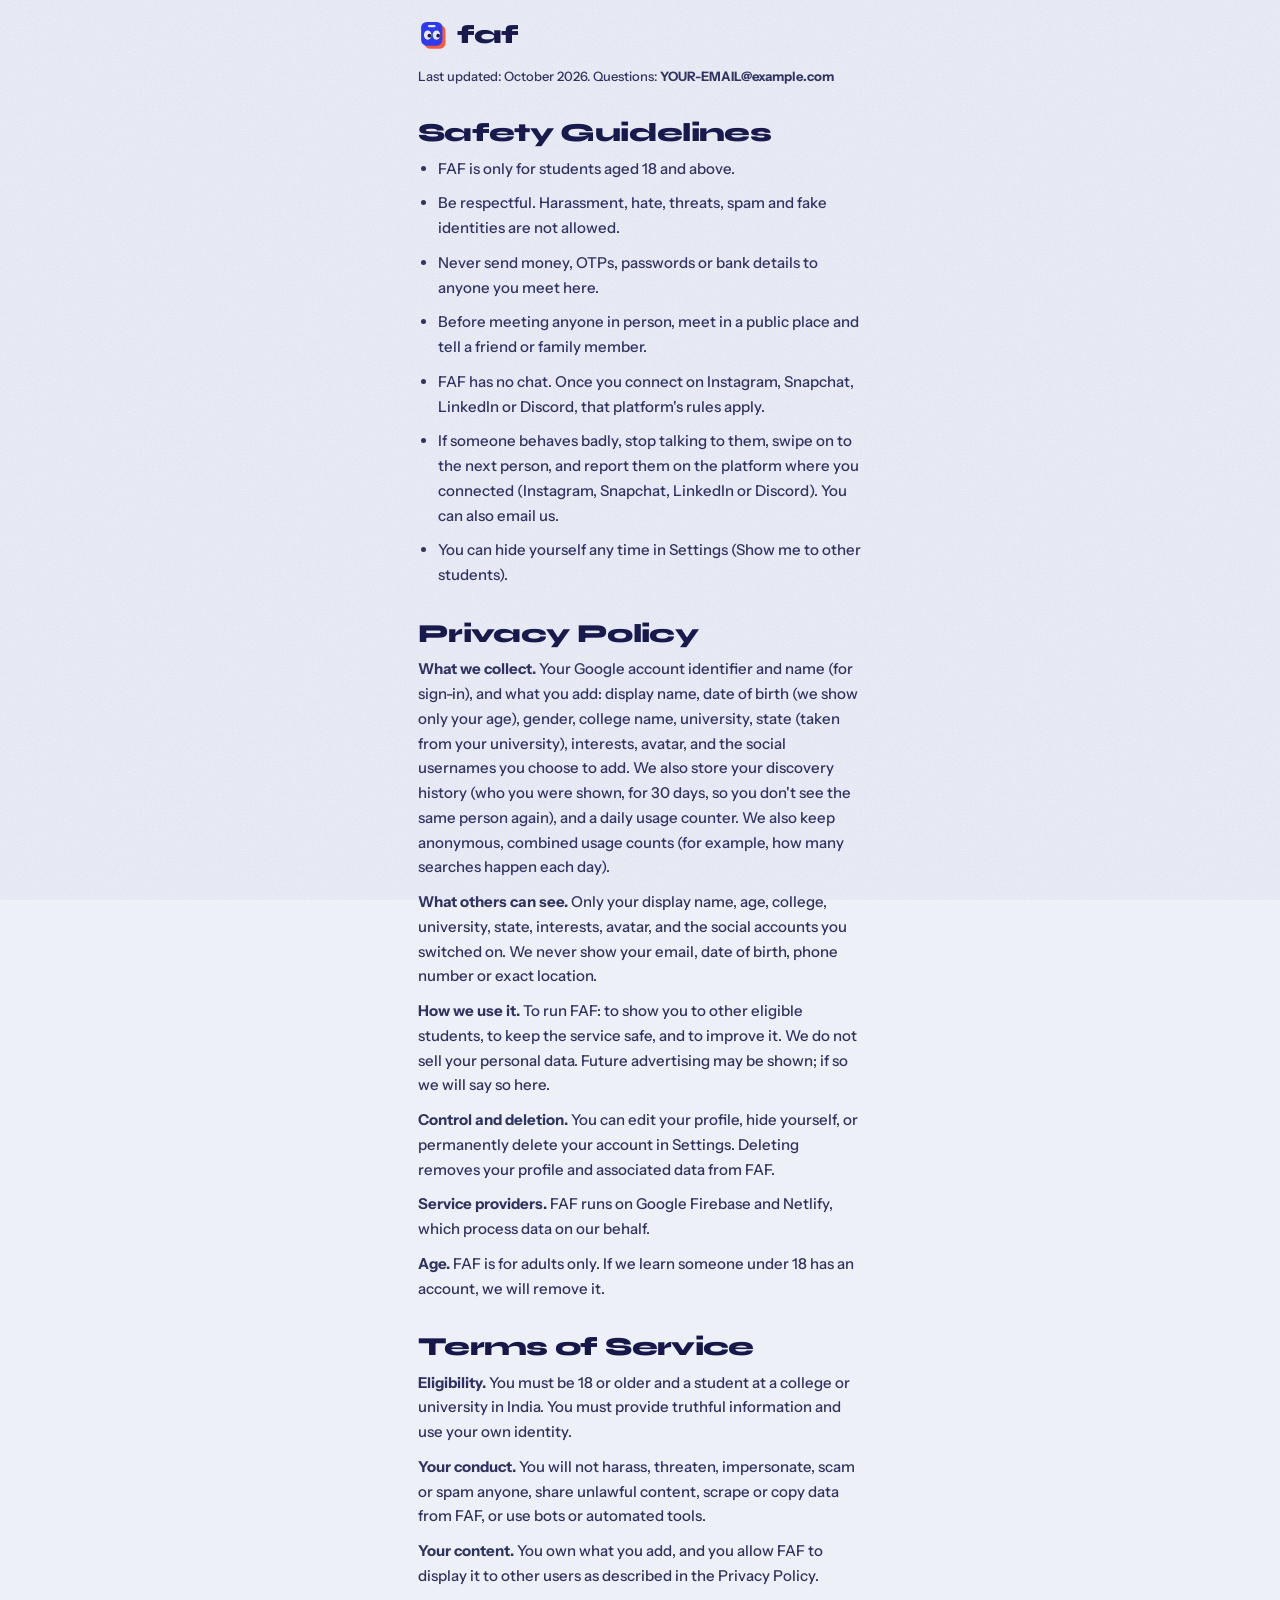
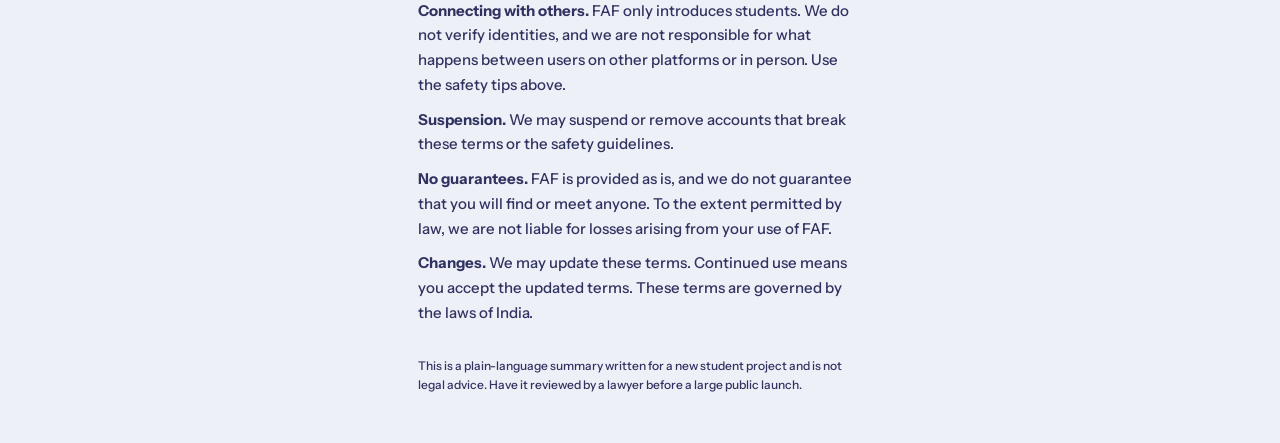
<file: legal.html>
<!doctype html>
<html lang="en">
<head>
  <meta charset="utf-8">
  <meta name="viewport" content="width=device-width, initial-scale=1">
  <title>Terms, Privacy &amp; Safety — FAF</title>
  <meta name="theme-color" content="#EEF0F8">
  <link rel="manifest" href="manifest.json">
  <link rel="apple-touch-icon" href="icon-180.png">
  <meta name="apple-mobile-web-app-capable" content="yes">
  <meta name="mobile-web-app-capable" content="yes">
  <meta name="apple-mobile-web-app-title" content="FAF">
  <script>window.addEventListener("beforeinstallprompt",function(e){e.preventDefault();window.__bip=e;});</script>
  <link rel="stylesheet" href="style.css">
</head>
<body>
<main class="legal">
  <a href="index.html" class="logo">faf</a>
  <p class="muted" style="font-size:13px">Last updated: October 2026. Questions: <b>YOUR-EMAIL@example.com</b></p>

  <h2 id="safety">Safety Guidelines</h2>
  <ul>
    <li>FAF is only for students aged 18 and above.</li>
    <li>Be respectful. Harassment, hate, threats, spam and fake identities are not allowed.</li>
    <li>Never send money, OTPs, passwords or bank details to anyone you meet here.</li>
    <li>Before meeting anyone in person, meet in a public place and tell a friend or family member.</li>
    <li>FAF has no chat. Once you connect on Instagram, Snapchat, LinkedIn or Discord, that platform's rules apply.</li>
    <li>If someone behaves badly, stop talking to them, swipe on to the next person, and report them on the platform where you connected (Instagram, Snapchat, LinkedIn or Discord). You can also email us.</li>
    <li>You can hide yourself any time in Settings (Show me to other students).</li>
  </ul>

  <h2 id="privacy">Privacy Policy</h2>
  <p><b>What we collect.</b> Your Google account identifier and name (for sign-in), and what you add: display name, date of birth (we show only your age), gender, college name, university, state (taken from your university), interests, avatar, and the social usernames you choose to add. We also store your discovery history (who you were shown, for 30 days, so you don't see the same person again), and a daily usage counter. We also keep anonymous, combined usage counts (for example, how many searches happen each day).</p>
  <p><b>What others can see.</b> Only your display name, age, college, university, state, interests, avatar, and the social accounts you switched on. We never show your email, date of birth, phone number or exact location.</p>
  <p><b>How we use it.</b> To run FAF: to show you to other eligible students, to keep the service safe, and to improve it. We do not sell your personal data. Future advertising may be shown; if so we will say so here.</p>
  <p><b>Control and deletion.</b> You can edit your profile, hide yourself, or permanently delete your account in Settings. Deleting removes your profile and associated data from FAF.</p>
  <p><b>Service providers.</b> FAF runs on Google Firebase and Netlify, which process data on our behalf.</p>
  <p><b>Age.</b> FAF is for adults only. If we learn someone under 18 has an account, we will remove it.</p>

  <h2 id="terms">Terms of Service</h2>
  <p><b>Eligibility.</b> You must be 18 or older and a student at a college or university in India. You must provide truthful information and use your own identity.</p>
  <p><b>Your conduct.</b> You will not harass, threaten, impersonate, scam or spam anyone, share unlawful content, scrape or copy data from FAF, or use bots or automated tools.</p>
  <p><b>Your content.</b> You own what you add, and you allow FAF to display it to other users as described in the Privacy Policy.</p>
  <p><b>Connecting with others.</b> FAF only introduces students. We do not verify identities, and we are not responsible for what happens between users on other platforms or in person. Use the safety tips above.</p>
  <p><b>Suspension.</b> We may suspend or remove accounts that break these terms or the safety guidelines.</p>
  <p><b>No guarantees.</b> FAF is provided as is, and we do not guarantee that you will find or meet anyone. To the extent permitted by law, we are not liable for losses arising from your use of FAF.</p>
  <p><b>Changes.</b> We may update these terms. Continued use means you accept the updated terms. These terms are governed by the laws of India.</p>
  <p class="muted" style="font-size:12px;margin-top:30px">This is a plain-language summary written for a new student project and is not legal advice. Have it reviewed by a lawyer before a large public launch.</p>
</main>
</body>
</html>
</file>
<file: style.css>
@import url('https://fonts.googleapis.com/css2?family=Instrument+Sans:wght@400;500;600;700&family=Syne:wght@600;700;800&display=swap');
:root {
  --paper:#EEF0F8; --paper2:#E1E4F2; --white:#FAFBFF;
  --ink:#16184A; --ink2:rgba(22,24,74,.7); --ink3:rgba(22,24,74,.5);
  --blue:#2B3AF2; --blue-d:#1D29B8; --blue-t:#D5DAFF;
  --coral:#FF5A3C; --coral-t:#FFD9CC;
  --mint:#2FD9A0; --mint-t:#C8F3E3;
  --sun:#FFD84A; --sun-t:#FFF1B0; --pink-t:#FFD3E8;
  --display:'Syne','Trebuchet MS','Verdana',system-ui,sans-serif;
  --body:'Instrument Sans',system-ui,-apple-system,'Segoe UI',Roboto,sans-serif;
  --mark:url("data:image/svg+xml,%3Csvg xmlns=%22http://www.w3.org/2000/svg%22 viewBox=%220 0 48 48%22%3E%3Crect x=%2210%22 y=%228%22 width=%2234%22 height=%2238%22 rx=%229%22 fill=%22%23FF5A3C%22/%3E%3Crect x=%225%22 y=%223%22 width=%2234%22 height=%2238%22 rx=%229%22 fill=%22%232B3AF2%22/%3E%3Crect x=%2216%22 y=%228%22 width=%2212%22 height=%223.6%22 rx=%221.8%22 fill=%22%23EEF0F8%22/%3E%3Cellipse cx=%2215.5%22 cy=%2224%22 rx=%226%22 ry=%227.4%22 fill=%22%23EEF0F8%22/%3E%3Cellipse cx=%2229.5%22 cy=%2224%22 rx=%226%22 ry=%227.4%22 fill=%22%23EEF0F8%22/%3E%3Ccircle cx=%2218.2%22 cy=%2225%22 r=%223%22 fill=%22%2316184A%22/%3E%3Ccircle cx=%2232.2%22 cy=%2225%22 r=%223%22 fill=%22%2316184A%22/%3E%3C/svg%3E"); --tick:url("data:image/svg+xml,%3Csvg xmlns=%22http://www.w3.org/2000/svg%22 viewBox=%220 0 20 20%22%3E%3Cpath d=%22M4.5 10.5l3.4 3.4L15.5 6.5%22 fill=%22none%22 stroke=%22%2316184A%22 stroke-width=%222.4%22 stroke-linecap=%22round%22 stroke-linejoin=%22round%22/%3E%3C/svg%3E"); --gmark:url("data:image/svg+xml,%3Csvg xmlns=%22http://www.w3.org/2000/svg%22 viewBox=%220 0 48 48%22%3E%3Cpath fill=%22%23EA4335%22 d=%22M24 9.5c3.54 0 6.71 1.22 9.21 3.6l6.85-6.85C35.9 2.38 30.47 0 24 0 14.62 0 6.51 5.38 2.56 13.22l7.98 6.19C12.43 13.72 17.74 9.5 24 9.5z%22/%3E%3Cpath fill=%22%234285F4%22 d=%22M46.98 24.55c0-1.57-.15-3.09-.38-4.55H24v9.02h12.94c-.58 2.96-2.26 5.48-4.78 7.18l7.73 6c4.51-4.18 7.09-10.36 7.09-17.65z%22/%3E%3Cpath fill=%22%23FBBC05%22 d=%22M10.53 28.59c-.48-1.45-.76-2.99-.76-4.59s.27-3.14.76-4.59l-7.98-6.19C.92 16.46 0 20.12 0 24c0 3.88.92 7.54 2.56 10.78l7.97-6.19z%22/%3E%3Cpath fill=%22%2334A853%22 d=%22M24 48c6.48 0 11.93-2.13 15.89-5.81l-7.73-6c-2.15 1.45-4.92 2.3-8.16 2.3-6.26 0-11.57-4.22-13.47-9.91l-7.98 6.19C6.51 42.62 14.62 48 24 48z%22/%3E%3C/svg%3E");
}
* { box-sizing:border-box; margin:0; }
html { -webkit-text-size-adjust:100%; }
body { background:var(--paper); color:var(--ink); font:500 16px/1.5 var(--body); }
body::after { content:""; position:fixed; inset:0; pointer-events:none; z-index:300; opacity:.16; background-image:url("data:image/svg+xml,%3Csvg xmlns=%22http://www.w3.org/2000/svg%22 width=%22180%22 height=%22180%22%3E%3Cfilter id=%22n%22%3E%3CfeTurbulence type=%22fractalNoise%22 baseFrequency=%22.9%22 numOctaves=%222%22 stitchTiles=%22stitch%22/%3E%3CfeColorMatrix values=%220 0 0 0 .08  0 0 0 0 .09  0 0 0 0 .29  0 0 0 .55 0%22/%3E%3C/filter%3E%3Crect width=%22180%22 height=%22180%22 filter=%22url%28%23n%29%22/%3E%3C/svg%3E"); }
main { max-width:480px; min-height:100vh; margin:0 auto; padding:20px 18px 48px; }
a { color:var(--blue); }
:focus-visible { outline:3px solid var(--blue); outline-offset:3px; border-radius:6px; }
h1, h2, h3, .headline { font-family:var(--display); font-weight:800; letter-spacing:-.025em; line-height:1.05; }
.muted { color:var(--ink2); }
.sub { color:var(--ink2); margin-top:8px; max-width:34ch; }
.hint { font-size:13px; color:var(--ink3); margin-top:6px; }
.error { color:#B3261E; font-size:14px; font-weight:600; margin-top:10px; }
.center { text-align:center; }
.pagehead { margin:22px 0 0; font-size:32px; }
.headline { font-size:26px; margin-top:6px; }

/* logo: the mascot card + a lowercase wordmark */
.logo { display:inline-flex; align-items:center; gap:9px; font:800 26px/1 var(--display); letter-spacing:-.03em; text-transform:lowercase; color:var(--ink); text-decoration:none; }
.logo::before { content:""; width:30px; height:30px; background:var(--mark) center/contain no-repeat; }
.mark { display:block; width:100%; height:100%; overflow:visible; }
.mark .pupil { transform:translate(calc(var(--lx,.6) * 2.2px), calc(var(--ly,.15) * 2.2px)); transition:transform .18s ease-out; }
.mark.look .pupil { animation:look 2.4s ease-in-out infinite; }
@keyframes look { 0%,12% { transform:translate(-2.2px,0); } 38%,56% { transform:translate(2.2px,.4px); } 80%,100% { transform:translate(-2.2px,0); } }

/* buttons: flat ink with a second ink printed slightly off-register */
.btn { display:flex; align-items:center; justify-content:center; gap:10px; width:100%; min-height:56px; margin-top:20px; padding:12px 20px; border:0; border-radius:14px; background:var(--blue); color:#fff; font:700 17px/1.2 var(--body); text-align:center; text-decoration:none; cursor:pointer; box-shadow:5px 5px 0 var(--coral); transition:transform .08s, box-shadow .08s; }
.btn:active { transform:translate(4px,4px); box-shadow:1px 1px 0 var(--coral); }
.btn:disabled { opacity:.4; cursor:not-allowed; box-shadow:none; transform:none; }
.btn.dark { background:var(--ink); box-shadow:5px 5px 0 var(--blue); }
.btn.coral { background:var(--coral); color:var(--ink); box-shadow:5px 5px 0 var(--ink); }
.btn.big { min-height:74px; font:800 25px/1.1 var(--display); letter-spacing:-.02em; border-radius:18px; margin-top:18px; box-shadow:7px 7px 0 var(--coral); }
.btn.white, .btn.ghost { background:transparent; color:var(--ink); box-shadow:inset 0 0 0 2px var(--ink); }
.btn.white:active, .btn.ghost:active { transform:none; background:var(--paper2); box-shadow:inset 0 0 0 2px var(--ink); }
.btn.ghost { display:inline-flex; width:auto; min-height:44px; margin:0; padding:8px 16px; font-size:15px; }
.btn svg { flex:none; }
.link { display:inline-block; margin-top:14px; font-weight:700; color:var(--ink); }
.linkbtn { background:none; border:0; font:inherit; font-size:14px; color:var(--ink3); text-decoration:underline; cursor:pointer; padding:6px; }

/* forms */
.lbl { display:block; margin-top:22px; font:700 15px var(--body); }
input, select { width:100%; min-height:52px; margin-top:6px; padding:12px 14px; border:1.5px solid var(--ink); border-radius:12px; font:500 16px var(--body); background:var(--white); color:var(--ink); }
input:focus, select:focus { outline:none; border-color:var(--blue); box-shadow:0 0 0 4px var(--blue-t); }
input.bad { border-color:#B3261E; box-shadow:0 0 0 4px #F7C9C4; }
.fieldmsg { color:#B3261E; font-size:13px; font-weight:600; margin-top:6px; }
.group { margin-top:26px; padding-top:18px; border-top:2px solid var(--ink); }
.group h2 { font-size:21px; }
.chips { display:flex; flex-wrap:wrap; gap:8px; margin-top:10px; }
.chip { min-height:44px; padding:8px 15px; border:1.5px solid var(--ink); border-radius:12px; background:transparent; font:600 15px var(--body); color:var(--ink); cursor:pointer; }
.chip.on { background:var(--ink); color:#fff; }
.chips.bad { outline:2px solid #B3261E; outline-offset:4px; border-radius:10px; }
.swatch { width:34px; height:34px; border-radius:50%; border:1.5px solid var(--ink); cursor:pointer; padding:0; }
.swatch.on { outline:3px solid var(--blue); outline-offset:3px; }
.sugg { list-style:none; padding:0; margin:6px 0 0; border:1.5px solid var(--ink); border-radius:12px; background:var(--white); max-height:260px; overflow:auto; }
.sugg li { padding:12px 14px; border-bottom:1px solid rgba(22,24,74,.1); cursor:pointer; }
.sugg li:last-child { border:0; }
.sugg li small { display:block; color:var(--ink3); font-size:12px; }
.sugg li:hover, .sugg li.act { background:var(--blue-t); }
.statepill { display:inline-flex; align-items:center; gap:6px; margin-top:10px; padding:4px 12px; border-radius:8px; background:var(--mint-t); font-size:13px; font-weight:700; }
.statepill[hidden] { display:none; }
.actionbar { position:sticky; bottom:0; margin:24px -18px 0; padding:14px 18px calc(14px + env(safe-area-inset-bottom)); background:linear-gradient(to top, var(--paper) 72%, rgba(238,240,248,0)); }
.actionbar .btn { margin-top:0; }
.actionbar .row { display:flex; gap:12px; align-items:center; }
.actionbar .row .btn { margin:0; }
.actionbar .row .btn.ghost { flex:none; }

/* blocks */
.card { background:var(--white); border-radius:16px; padding:16px; margin-top:14px; box-shadow:inset 0 0 0 1.5px var(--ink); }
.card b { display:block; font:800 17px var(--display); letter-spacing:-.01em; }
.card > span { display:block; font-size:14px; color:var(--ink2); margin-top:4px; }
.card.danger { box-shadow:inset 0 0 0 1.5px #B3261E; margin-top:28px; }
.switchrow { display:flex; align-items:center; justify-content:space-between; gap:16px; cursor:pointer; }
.switchrow > span { display:block; }
.switchrow > span span { display:block; font-weight:500; font-size:13px; color:var(--ink2); margin-top:2px; }
.switchrow input { appearance:none; -webkit-appearance:none; flex:none; width:56px; height:32px; margin:0; padding:0; min-height:0; border:1.5px solid var(--ink); border-radius:999px; background:transparent; position:relative; cursor:pointer; transition:background .15s; }
.switchrow input::after { content:""; position:absolute; top:3px; left:3px; width:23px; height:23px; border-radius:50%; background:var(--ink); transition:transform .15s, background .15s; }
.switchrow input:checked { background:var(--blue); border-color:var(--blue); }
.switchrow input:checked::after { transform:translateX(24px); background:#fff; }
.switchrow input:disabled { opacity:.4; }
.list { margin-top:18px; border-top:1.5px solid var(--ink); }
.list a { display:flex; align-items:center; gap:14px; min-height:58px; padding:12px 4px; border-bottom:1.5px solid rgba(22,24,74,.18); color:var(--ink); font-weight:600; text-decoration:none; }
.list a > span { display:grid; place-items:center; width:34px; height:34px; border-radius:10px; background:var(--blue-t); color:var(--blue); flex:none; }
.list a:nth-child(3n+2) > span { background:var(--coral-t); color:#C23C20; }
.list a:nth-child(3n) > span { background:var(--mint-t); color:#0C7F5C; }
.list a::after { content:""; margin-left:auto; width:9px; height:9px; border-top:2px solid var(--ink3); border-right:2px solid var(--ink3); transform:rotate(45deg); }

/* setup progress */
.steps { margin-top:14px; }
.steps .bar { display:flex; gap:6px; }
.steps .bar i { flex:1; height:6px; border-radius:99px; background:var(--paper2); }
.steps .bar i.on { background:var(--blue); }
.steps p { font-size:13px; font-weight:700; margin-top:8px; color:var(--ink2); }

.toast { position:fixed; left:50%; bottom:calc(98px + env(safe-area-inset-bottom)); transform:translate(-50%,16px); max-width:min(420px,90vw); padding:12px 18px; background:var(--ink); color:#fff; border-radius:12px; font-weight:600; font-size:15px; opacity:0; pointer-events:none; transition:opacity .2s, transform .2s; z-index:50; text-align:center; }
.toast.show { opacity:1; transform:translate(-50%,0); }

/* navigation dock */
.has-nav main { padding-bottom:128px; }
.bnav { position:fixed; left:50%; bottom:calc(14px + env(safe-area-inset-bottom)); transform:translateX(-50%); width:min(360px, calc(100vw - 28px)); display:flex; gap:4px; padding:6px; background:var(--ink); border-radius:20px; z-index:20; box-shadow:5px 5px 0 var(--blue); }
.bnav a { flex:1; display:flex; flex-direction:column; align-items:center; gap:2px; padding:8px 0 7px; border-radius:14px; color:rgba(238,240,248,.65); font-size:12px; font-weight:600; text-decoration:none; }
.bnav a.on { background:var(--paper); color:var(--ink); }

/* discover */
.modes { display:flex; flex-direction:column; gap:8px; margin-top:10px; }
.mode { display:flex; align-items:center; gap:14px; text-align:left; padding:12px 14px; background:transparent; border:0; border-radius:14px; box-shadow:inset 0 0 0 1.5px var(--ink); font-family:var(--body); color:var(--ink); cursor:pointer; min-height:66px; transition:background .12s; }
.mode .ico { flex:none; display:grid; place-items:center; width:42px; height:42px; border-radius:12px; background:var(--blue-t); color:var(--blue); }
.mode:nth-child(2) .ico { background:var(--coral-t); color:#C23C20; }
.mode:nth-child(3) .ico { background:var(--mint-t); color:#0C7F5C; }
.mode b { display:block; font:800 17px var(--display); letter-spacing:-.015em; }
.mode i { display:block; font-style:normal; font-size:13px; color:var(--ink2); }
.mode[aria-pressed="true"] { background:var(--ink); color:#fff; box-shadow:5px 5px 0 var(--blue); }
.mode[aria-pressed="true"] i { color:rgba(255,255,255,.75); }
.mode[aria-pressed="true"] .ico { background:var(--paper); color:var(--ink); }

/* the campus pass */
.pass { position:relative; margin-top:22px; background:var(--white); border-radius:26px; box-shadow:inset 0 0 0 2px var(--ink), 0 22px 34px -22px rgba(22,24,74,.55); overflow:hidden; text-align:left; }
.pass-top { position:relative; display:flex; justify-content:space-between; align-items:center; padding:30px 18px 12px; background:var(--tint,var(--blue-t)); border-bottom:2px solid var(--ink); font-size:13px; font-weight:700; }
.pass-top .slot { position:absolute; top:11px; left:50%; width:54px; height:11px; margin-left:-27px; border-radius:99px; background:var(--paper); box-shadow:inset 0 0 0 2px var(--ink); }
.pass-top em { font:800 14px var(--display); font-style:normal; letter-spacing:-.02em; }
.pass-body { display:flex; gap:16px; padding:18px 18px 4px; align-items:flex-start; }
.photo { position:relative; flex:none; width:128px; height:128px; border-radius:20px; background:var(--tint,var(--blue-t)); box-shadow:inset 0 0 0 2px var(--ink), 6px 6px 0 var(--coral); transform:rotate(-2deg); overflow:visible; margin:4px 6px 0 2px; }
.photo svg { position:absolute; inset:0; width:100%; height:100%; display:block; border-radius:18px; }
.photo .tape { position:absolute; z-index:2; top:-9px; left:50%; width:46px; height:16px; margin-left:-23px; background:rgba(255,216,74,.85); transform:rotate(3deg); box-shadow:0 1px 0 rgba(22,24,74,.2); }
.pass-id { min-width:0; flex:1; }
.pass-name { font-size:25px; word-break:break-word; }
.pass-name small { margin-left:8px; font:600 17px var(--body); letter-spacing:0; color:var(--ink2); }
.pass-rows { margin:10px 0 0; }
.pass-rows div { margin-top:8px; }
.pass-rows dt { font-size:12px; color:var(--ink3); font-weight:600; }
.pass-rows dd { margin:0; font-weight:600; font-size:15px; line-height:1.3; }
.tags { display:flex; flex-wrap:wrap; gap:7px; padding:16px 18px 0; }
.tag { padding:5px 11px; border-radius:8px; background:var(--blue-t); font-size:13px; font-weight:600; transform:rotate(-1deg); }
.tag:nth-child(4n+2) { background:var(--coral-t); transform:rotate(1deg); }
.tag:nth-child(4n+3) { background:var(--mint-t); }
.tag:nth-child(4n) { background:var(--sun-t); transform:rotate(1.2deg); }
.shared { margin:16px 18px 0; padding:10px 14px; border-radius:10px; background:var(--sun); font-weight:700; font-size:15px; }
.pass-stub { position:relative; margin-top:20px; padding:18px 18px 18px; border-top:2px dashed rgba(22,24,74,.4); }
.pass-stub::before, .pass-stub::after { content:""; position:absolute; top:-13px; width:24px; height:24px; border-radius:50%; background:var(--paper); box-shadow:inset 0 0 0 2px var(--ink); }
.pass-stub::before { left:-13px; } .pass-stub::after { right:-13px; }
.pass-stub .lbl { margin:0 0 8px; font-size:14px; color:var(--ink2); }
.conn { display:flex; align-items:center; gap:12px; min-height:52px; margin-top:8px; padding:8px 14px 8px 10px; border-radius:12px; background:var(--paper); color:var(--ink); font-weight:700; text-decoration:none; box-shadow:inset 0 0 0 1.5px var(--ink); }
a.conn:active { background:var(--blue-t); }
.conn.plain { background:transparent; box-shadow:inset 0 0 0 1.5px rgba(22,24,74,.3); font-weight:600; }
.pf { display:inline-grid; place-items:center; flex:none; width:32px; height:32px; border-radius:9px; font:800 12px var(--display); font-style:normal; color:#fff; background:var(--blue); }
.pf-instagram { background:var(--coral); color:var(--ink); } .pf-snapchat { background:var(--sun); color:var(--ink); }
.pf-linkedin { background:var(--blue); } .pf-discord { background:#7C8CFF; color:var(--ink); }
.barcode { display:block; width:100%; height:34px; margin-top:16px; opacity:.85; }
.caption { text-align:center; margin-top:14px; font-size:14px; color:var(--ink2); }
.reveal { animation:stamp .34s cubic-bezier(.2,.9,.3,1.15); }
@keyframes stamp { from { opacity:0; transform:scale(1.07) rotate(-1.2deg); } to { opacity:1; transform:none; } }
.looking { margin-top:26px; text-align:center; }
.looking .mark { width:84px; height:84px; margin:0 auto; }
.looking p { margin-top:16px; font:700 17px var(--display); letter-spacing:-.01em; }
.looking .barbar { width:140px; height:5px; margin:14px auto 0; border-radius:9px; background:var(--paper2); overflow:hidden; }
.looking .barbar::before { content:""; display:block; width:40%; height:100%; background:var(--blue); border-radius:9px; animation:slide 1s ease-in-out infinite; }
@keyframes slide { from { transform:translateX(-100%); } to { transform:translateX(260%); } }
.skelpass { display:none; }

/* swipe deck */
.deck { position:relative; margin-top:22px; }
.deck::before { content:""; position:absolute; inset:18px 10px -12px; background:var(--coral-t); border-radius:26px; box-shadow:inset 0 0 0 2px var(--ink); transform:rotate(2.2deg); z-index:0; }
.deck::after { content:""; position:absolute; inset:10px 5px -6px; background:var(--blue-t); border-radius:26px; box-shadow:inset 0 0 0 2px var(--ink); transform:rotate(-1.3deg); z-index:0; }
.swipecard { position:relative; z-index:1; touch-action:pan-y; user-select:none; -webkit-user-select:none; cursor:grab; will-change:transform; }
.swipecard:active { cursor:grabbing; }
.deck .pass { margin-top:0; }
.swipehint { display:flex; align-items:center; justify-content:center; gap:10px; margin-top:28px; font-size:13px; font-weight:600; color:var(--ink3); }

/* avatar builder */
.stage { position:sticky; top:0; z-index:5; padding:12px 0 8px; background:var(--paper); }
.preview { width:150px; height:150px; margin:0 auto; border-radius:26px; overflow:hidden; box-shadow:inset 0 0 0 2px var(--ink), 6px 6px 0 var(--coral); transform:rotate(-2deg); }
.preview svg { width:100%; height:100%; display:block; }
.tabs { display:flex; gap:6px; margin-top:16px; overflow-x:auto; padding-bottom:4px; }
.tab { flex:1; min-height:44px; padding:8px 12px; border:0; border-radius:12px; background:transparent; box-shadow:inset 0 0 0 1.5px var(--ink); font:700 15px var(--body); color:var(--ink); cursor:pointer; white-space:nowrap; }
.tab[aria-selected="true"] { background:var(--ink); color:#fff; }

/* welcome / auth */
.welbody { background:var(--blue); }
.wel { max-width:480px; min-height:100vh; min-height:100dvh; margin:0 auto; display:flex; flex-direction:column; }
.welhero { padding:calc(30px + env(safe-area-inset-top)) 24px 34px; color:var(--paper); }
.welhero .row { display:flex; align-items:flex-end; gap:16px; }
.welhero .mark { width:84px; height:84px; flex:none; }
.welhero .logo { color:var(--paper); }
.welhero h1 { margin-top:26px; font-size:40px; }
.welhero p { margin-top:10px; color:rgba(238,240,248,.82); max-width:30ch; }
.welcard { flex:1; background:var(--paper); border-radius:30px 30px 0 0; padding:24px 20px calc(30px + env(safe-area-inset-bottom)); }
.welcard h2 { font-size:26px; margin-top:22px; }
.seg { display:flex; padding:4px; background:var(--paper2); border-radius:14px; gap:4px; }
.seg button { flex:1; min-height:46px; border:0; border-radius:10px; background:transparent; font:700 16px var(--body); color:var(--ink2); cursor:pointer; }
.seg button[aria-selected="true"] { background:var(--ink); color:#fff; }
.gbtn { gap:12px; }
.gmark { width:24px; height:24px; flex:none; border-radius:50%; background:#fff var(--gmark) center/16px no-repeat; }
.welcard [hidden] { display:none !important; }
.agree { display:flex; gap:12px; align-items:flex-start; margin-top:14px; padding:14px; background:var(--white); border-radius:14px; box-shadow:inset 0 0 0 1.5px var(--ink); font-size:15px; cursor:pointer; }
.agree input { flex:none; width:24px; height:24px; min-height:0; margin:1px 0 0; accent-color:var(--blue); }
.agree a { color:var(--blue); font-weight:700; }

/* landing */
.lhero { background:var(--blue); color:var(--paper); border-radius:0 0 40px 40px; padding:0 0 78px; position:relative; }
.wrap { max-width:480px; margin:0 auto; padding:0 20px; }
.lhead { display:flex; align-items:center; justify-content:space-between; padding-top:calc(18px + env(safe-area-inset-top)); }
.lhero .logo { color:var(--paper); }
.toplink { padding:9px 18px; border-radius:12px; background:var(--paper); color:var(--ink); font-weight:700; text-decoration:none; }
.toplink[hidden], [data-guest][hidden], .topbar[hidden] { display:none; }
.hero { margin-top:34px; font-size:clamp(44px, 13.5vw, 62px); line-height:.98; letter-spacing:-.035em; }
.lead { margin-top:16px; font-size:18px; color:rgba(238,240,248,.86); max-width:30ch; }
.lhero .btn { margin-top:26px; }
.lhero .btn.white { color:var(--paper); box-shadow:inset 0 0 0 2px rgba(238,240,248,.7); margin-top:14px; }
.lhero .hint { color:rgba(238,240,248,.7); text-align:center; }
.lhero .hint a { color:var(--paper); font-weight:700; }
.heromark { position:absolute; right:18px; top:calc(86px + env(safe-area-inset-top)); width:74px; height:74px; transform:rotate(8deg); }
.demo { position:relative; margin:-52px auto 0; max-width:480px; padding:0 20px; z-index:2; }
.demo .pass { margin-top:0; transform:rotate(-1.4deg); }
.demo .tapeex { position:absolute; z-index:3; top:-12px; right:34px; padding:4px 12px; background:var(--sun); color:var(--ink); border-radius:6px; font-size:13px; font-weight:800; transform:rotate(4deg); }
.demo .btn.ghost { margin-top:18px; }
.ticker { margin-top:46px; overflow:hidden; background:var(--coral); color:var(--ink); transform:rotate(-1.3deg); width:112%; margin-left:-6%; }
.ticker .track { display:flex; gap:34px; width:max-content; padding:13px 0; font:800 20px var(--display); letter-spacing:-.02em; white-space:nowrap; animation:tick 30s linear infinite; }
@keyframes tick { to { transform:translateX(-50%); } }
.sec { margin-top:60px; }
.sec h2 { font-size:30px; }
.route { position:relative; margin-top:20px; padding-left:56px; }
.route::before { content:""; position:absolute; left:19px; top:14px; bottom:14px; border-left:3px dashed rgba(22,24,74,.35); }
.route li { position:relative; list-style:none; margin-top:22px; }
.route li:first-child { margin-top:0; }
.route .n { position:absolute; left:-56px; top:-2px; display:grid; place-items:center; width:40px; height:40px; border-radius:50%; background:var(--sun); font:800 18px var(--display); box-shadow:inset 0 0 0 2px var(--ink); }
.route li:nth-child(2) .n { background:var(--coral); } .route li:nth-child(3) .n { background:var(--mint); } .route li:nth-child(4) .n { background:var(--blue); color:#fff; }
.route b { display:block; font:800 19px var(--display); letter-spacing:-.015em; }
.route span { display:block; margin-top:3px; color:var(--ink2); max-width:34ch; }
.worlds { display:grid; grid-template-columns:1fr 1fr; gap:12px; margin-top:20px; }
.world { padding:16px; border-radius:22px; background:var(--blue-t); }
.world:nth-child(1) { grid-column:1 / -1; padding:20px; border-radius:30px 30px 30px 8px; background:var(--blue); color:var(--paper); }
.world:nth-child(2) { background:var(--coral-t); border-radius:8px 24px 24px 24px; }
.world:nth-child(3) { background:var(--mint-t); border-radius:24px 8px 24px 24px; }
.world .ico { display:grid; place-items:center; width:42px; height:42px; border-radius:12px; background:rgba(22,24,74,.1); }
.world:nth-child(1) .ico { background:rgba(238,240,248,.18); }
.world b { display:block; margin-top:12px; font:800 19px var(--display); letter-spacing:-.015em; }
.world span { display:block; margin-top:4px; font-size:14px; color:var(--ink2); }
.world:nth-child(1) span { color:rgba(238,240,248,.85); }
.ticks { list-style:none; padding:0; margin-top:14px; }
.ticks li { position:relative; padding:13px 0 13px 40px; border-bottom:1.5px solid rgba(22,24,74,.15); font-size:16px; }
.ticks li::before { content:""; position:absolute; left:0; top:13px; width:26px; height:26px; border-radius:8px; background:var(--mint) var(--tick) center/18px no-repeat; }
.final { margin-top:64px; padding:30px 22px; border-radius:34px 34px 8px 34px; background:var(--blue); color:var(--paper); }
.final .mark { width:64px; height:64px; }
.final h2 { margin-top:16px; font-size:32px; }
.final p { margin-top:8px; color:rgba(238,240,248,.82); }
.final .btn { margin-top:22px; }
.foot { margin:40px 0 20px; text-align:center; font-size:13px; color:var(--ink3); }
.foot a { color:inherit; margin:0 8px; font-weight:600; }

/* admin, ads, legal, install sheet, banner */
.ah { margin:24px 0 6px; font:800 18px var(--display); }
.tbl { width:100%; border-collapse:collapse; font-size:13px; }
.tbl td, .tbl th { padding:6px 4px; text-align:left; border-bottom:1px solid rgba(22,24,74,.12); white-space:nowrap; }
.adbox { margin-top:18px; padding:8px; border-radius:12px; text-align:center; background:var(--white); box-shadow:inset 0 0 0 1.5px rgba(22,24,74,.25); }
.adbox p { font-size:11px; font-weight:700; color:var(--ink3); margin:0 0 4px; }
.legal h2 { margin-top:32px; font-size:26px; }
.legal p, .legal li { font-size:15px; line-height:1.65; margin-top:10px; color:rgba(22,24,74,.88); max-width:62ch; }
.legal ul { padding-left:20px; }
.banner { display:flex; align-items:center; gap:12px; margin-top:18px; padding:12px 12px 12px 14px; background:var(--sun-t); border-radius:14px; position:relative; box-shadow:inset 0 0 0 1.5px var(--ink); }
.banner[hidden] { display:none; }
.banner .bico { display:grid; place-items:center; width:38px; height:38px; flex:none; border-radius:10px; background:var(--ink); color:var(--paper); }
.banner div { flex:1; min-width:0; }
.banner b { display:block; font:800 15px var(--display); }
.banner div span { font-size:13px; color:var(--ink2); }
.banner .btn.ghost { min-height:40px; padding:6px 14px; font-size:14px; background:var(--ink); color:#fff; box-shadow:none; }
.banner .x { position:absolute; top:-10px; right:-6px; width:28px; height:28px; display:grid; place-items:center; border-radius:50%; border:0; background:var(--ink); color:#fff; cursor:pointer; }
.sheetwrap { position:fixed; inset:0; z-index:400; display:flex; align-items:flex-end; justify-content:center; background:rgba(22,24,74,.6); }
.sheet { width:100%; max-width:480px; padding:24px 20px calc(24px + env(safe-area-inset-bottom)); background:var(--paper); border-radius:28px 28px 0 0; animation:rise .25s ease-out; }
.sheet h2 { font-size:25px; }
.sheet ol { margin:14px 0 0; padding-left:22px; }
.sheet li { margin-top:10px; font-size:16px; }
@keyframes rise { from { transform:translateY(40px); opacity:0; } to { transform:none; opacity:1; } }
.sheet .btn { box-shadow:5px 5px 0 var(--coral); }

@media (prefers-reduced-motion: reduce) {
  *, *::before, *::after { animation:none !important; transition:none !important; }
}

/* landing + welcome extras */
.ticker .track span::after { content:""; display:inline-block; width:10px; height:10px; margin-left:34px; border-radius:50%; background:var(--ink); }
.wphotos { display:flex; gap:16px; margin-top:28px; }
.wph { width:88px; height:88px; border-radius:20px; overflow:hidden; box-shadow:inset 0 0 0 2px var(--ink), 5px 5px 0 var(--coral); transform:rotate(-3deg); background:var(--paper); }
.wph:nth-child(2) { transform:rotate(2deg) translateY(6px); } .wph:nth-child(3) { transform:rotate(-1deg); }
.wph svg { width:100%; height:100%; display:block; }
.card b.plat { display:flex; align-items:center; gap:10px; }
.looking .mark-wrap { width:84px; height:84px; margin:0 auto; }
.install-ico { display:inline-grid; }
html, body { overflow-x:clip; }

.btn.danger { color:#B3261E; box-shadow:inset 0 0 0 2px #B3261E; }
.sheet .sheetmark { width:56px; height:56px; margin-bottom:10px; }
</file>
